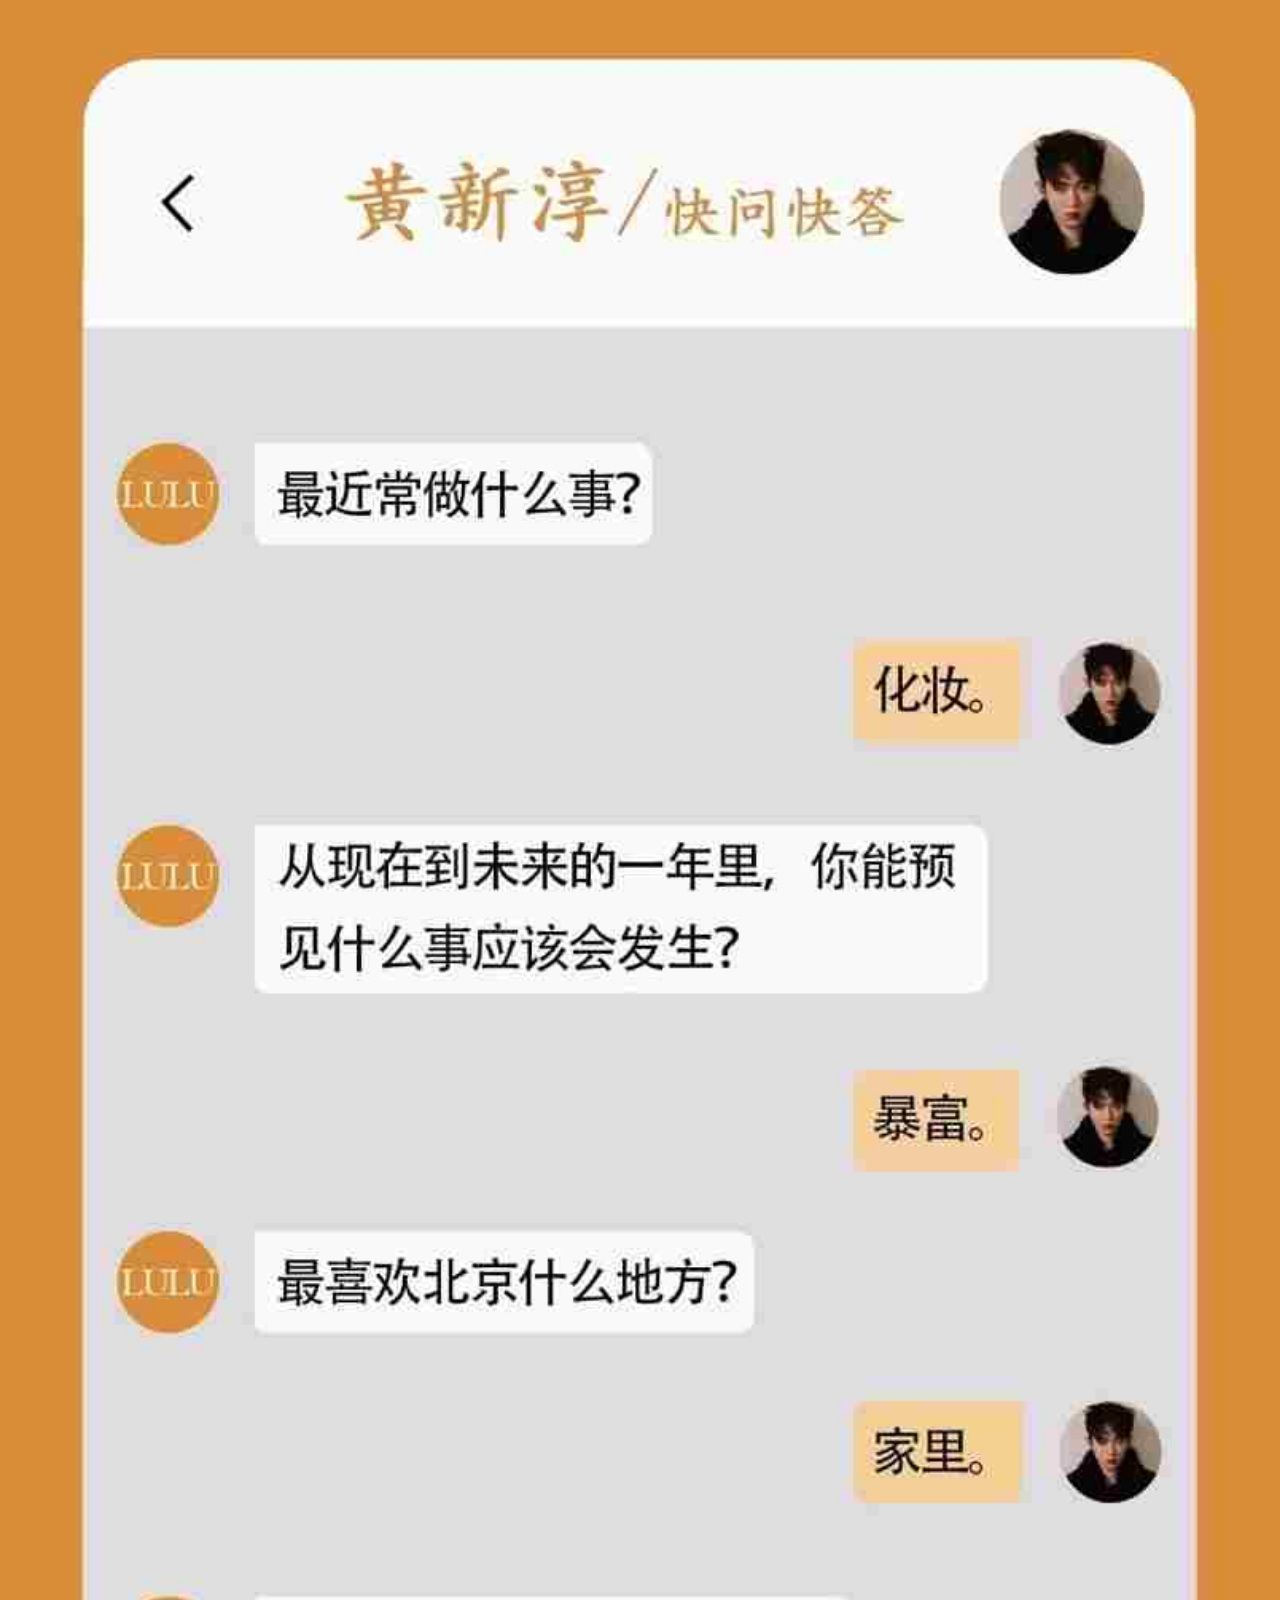
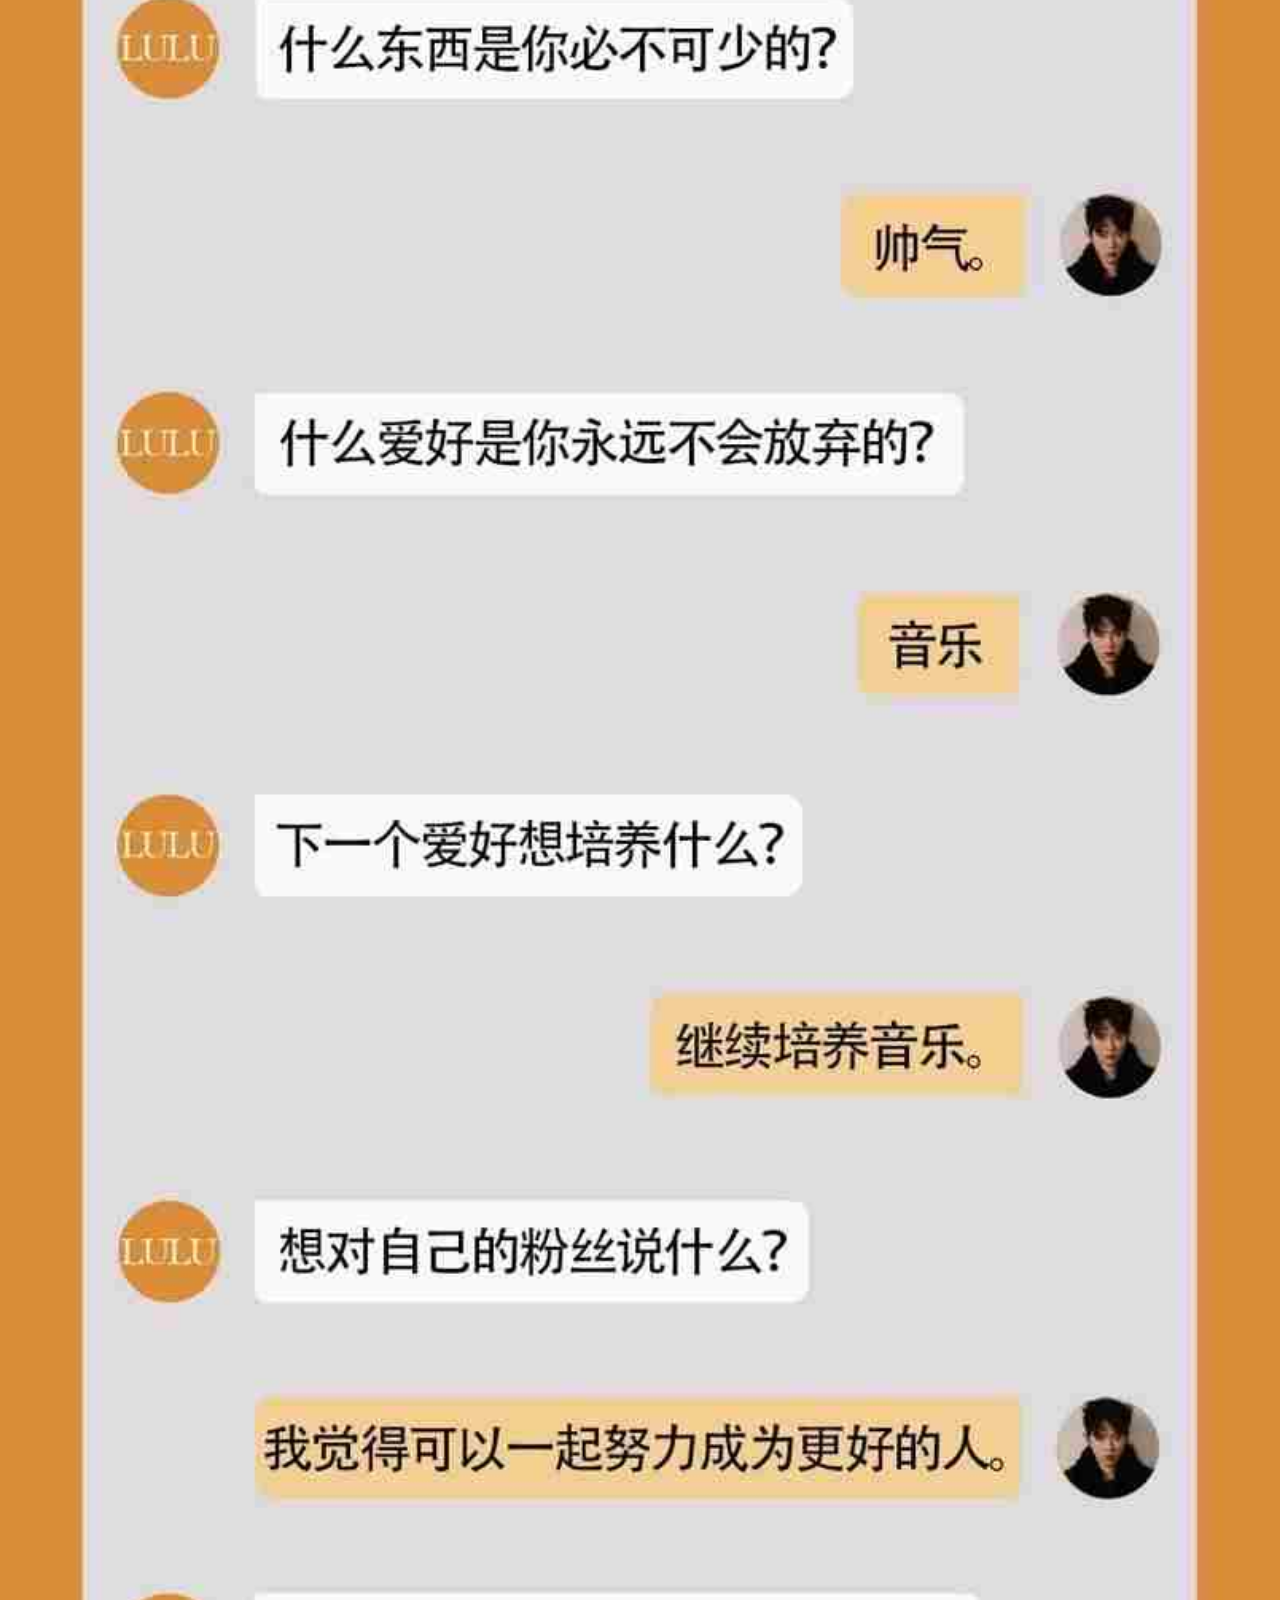
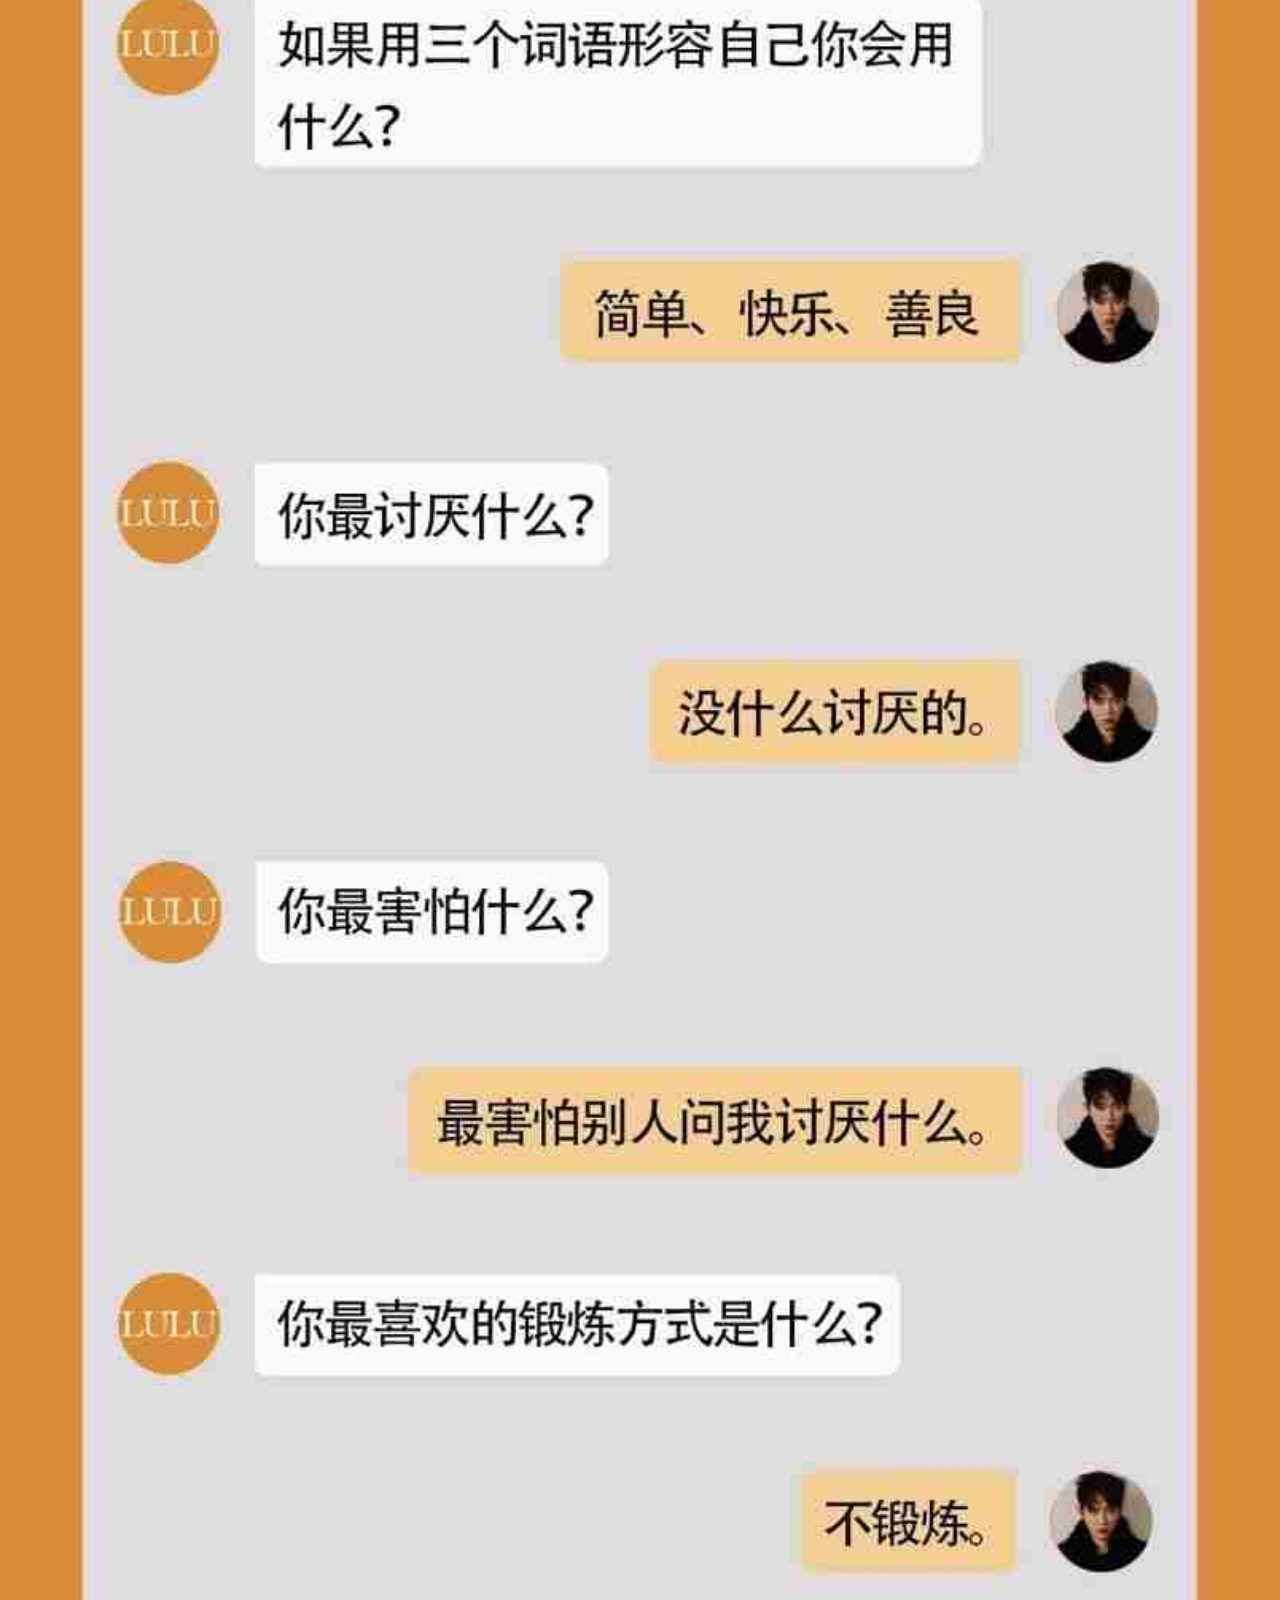
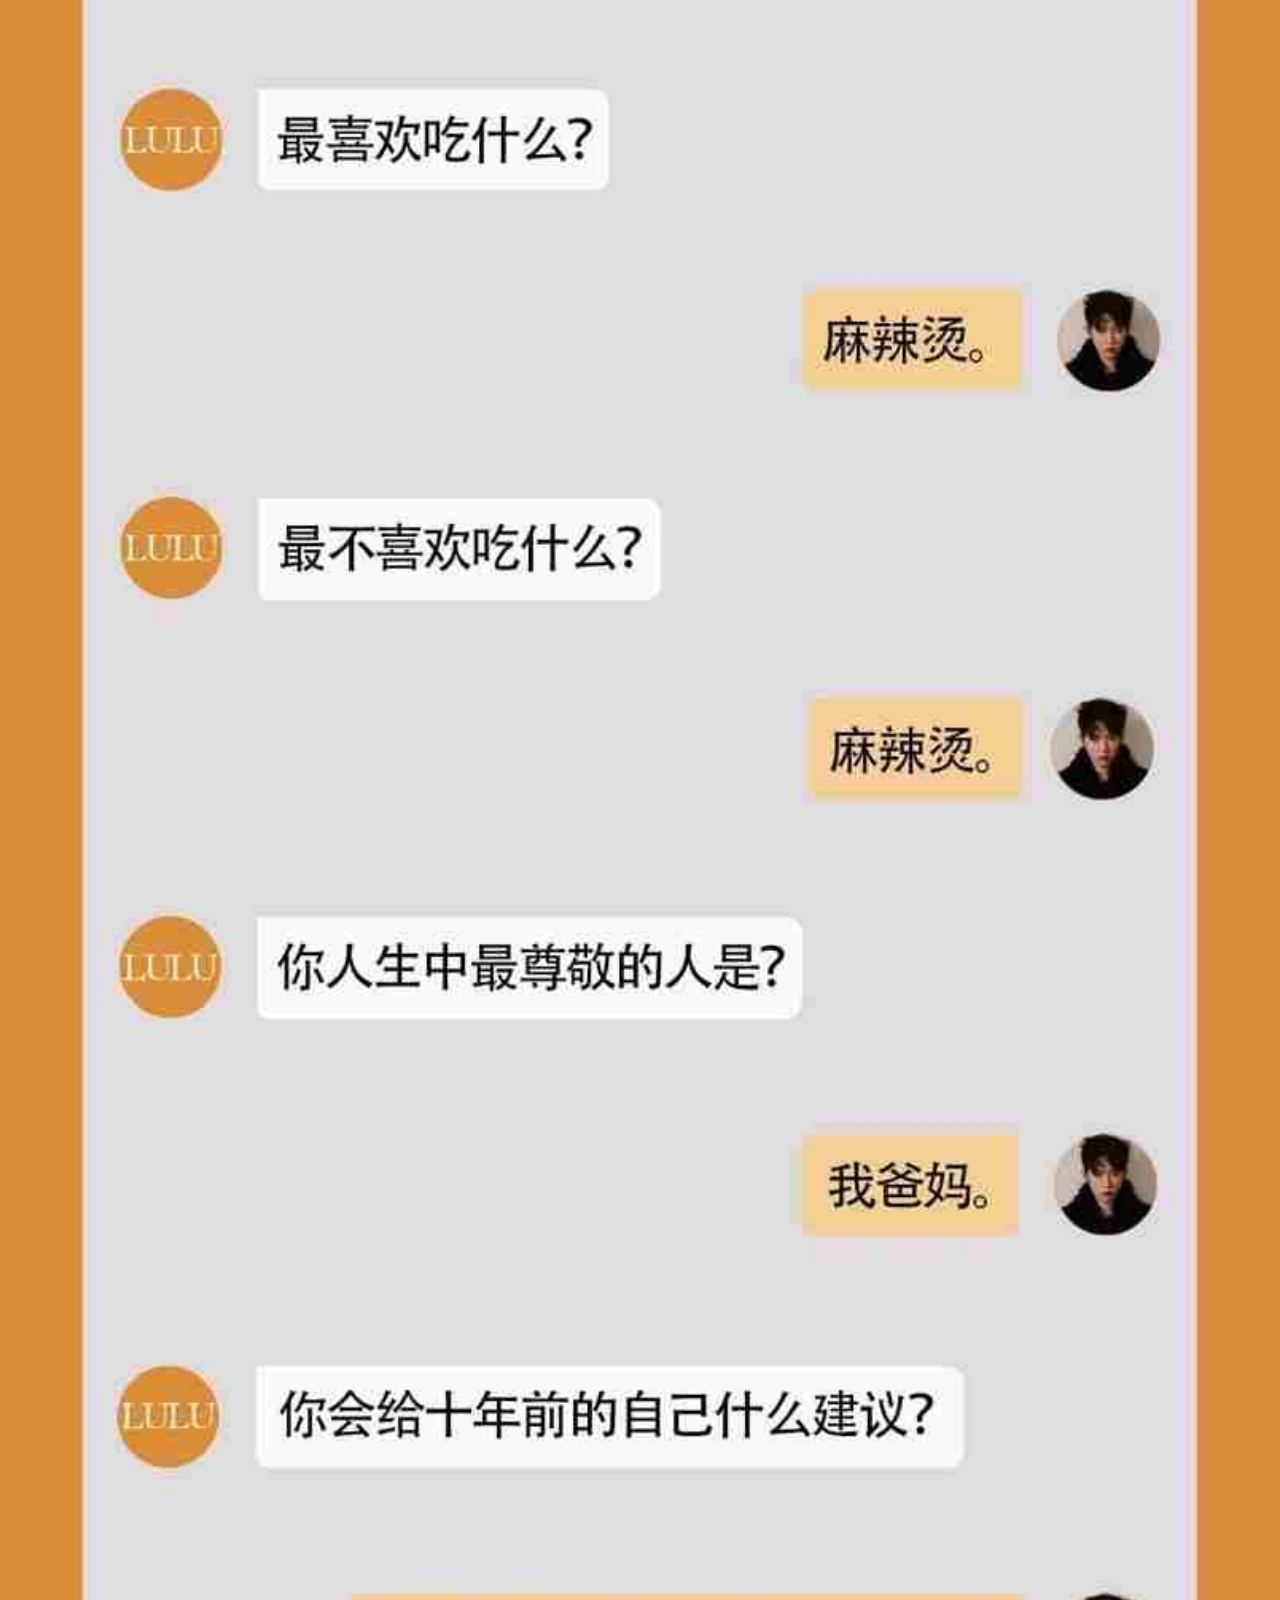
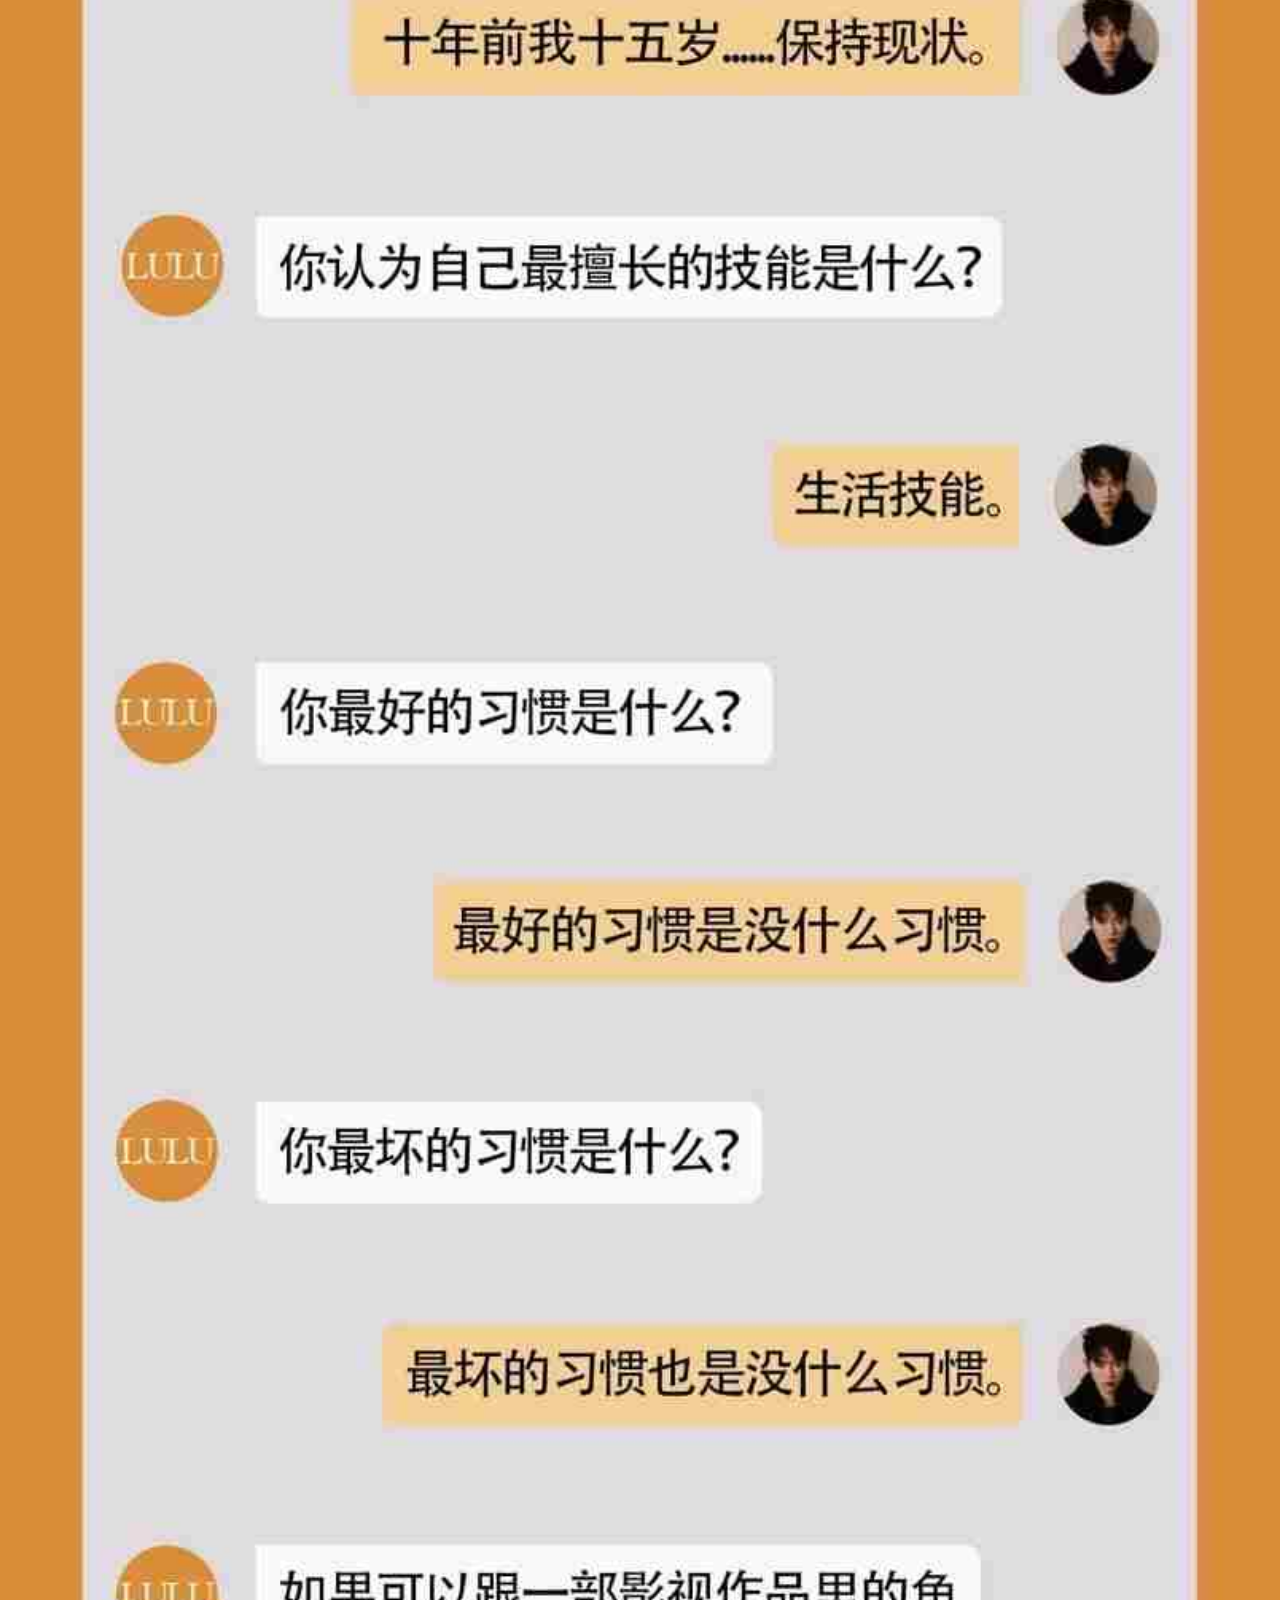
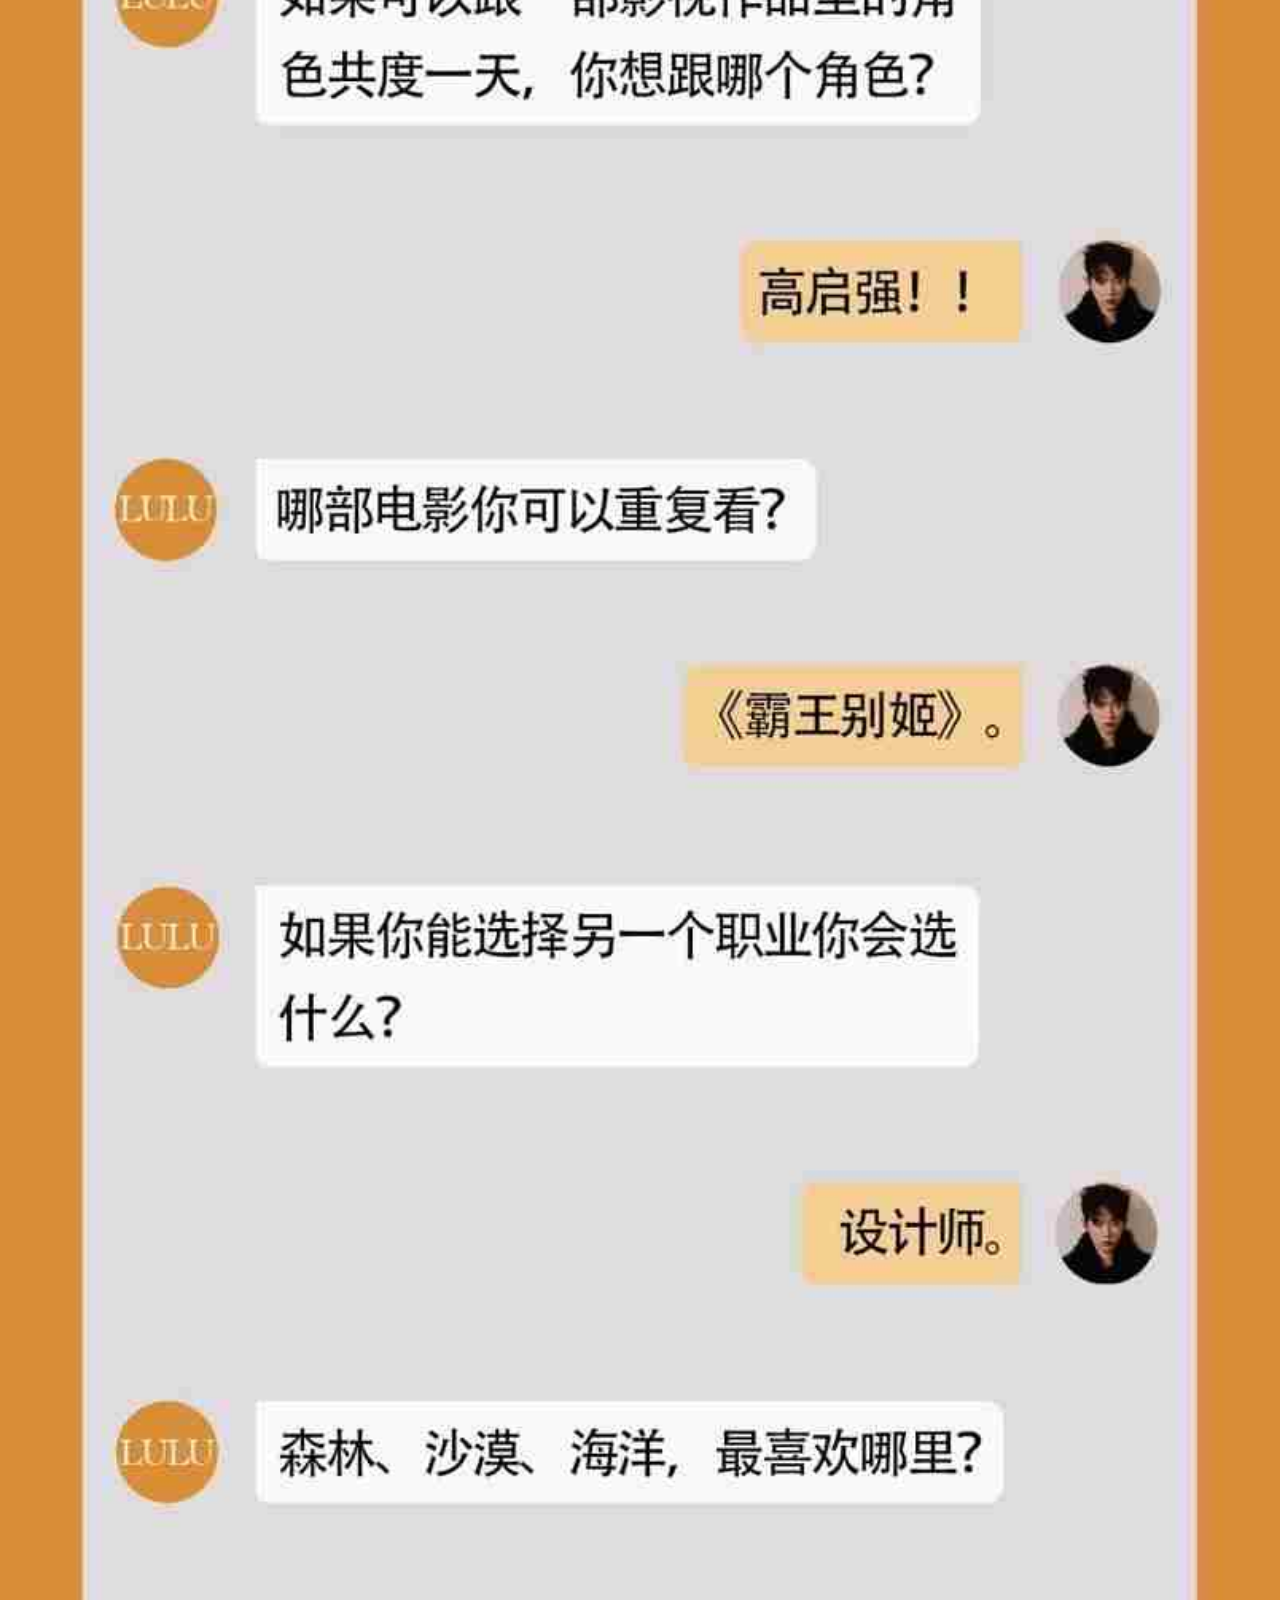
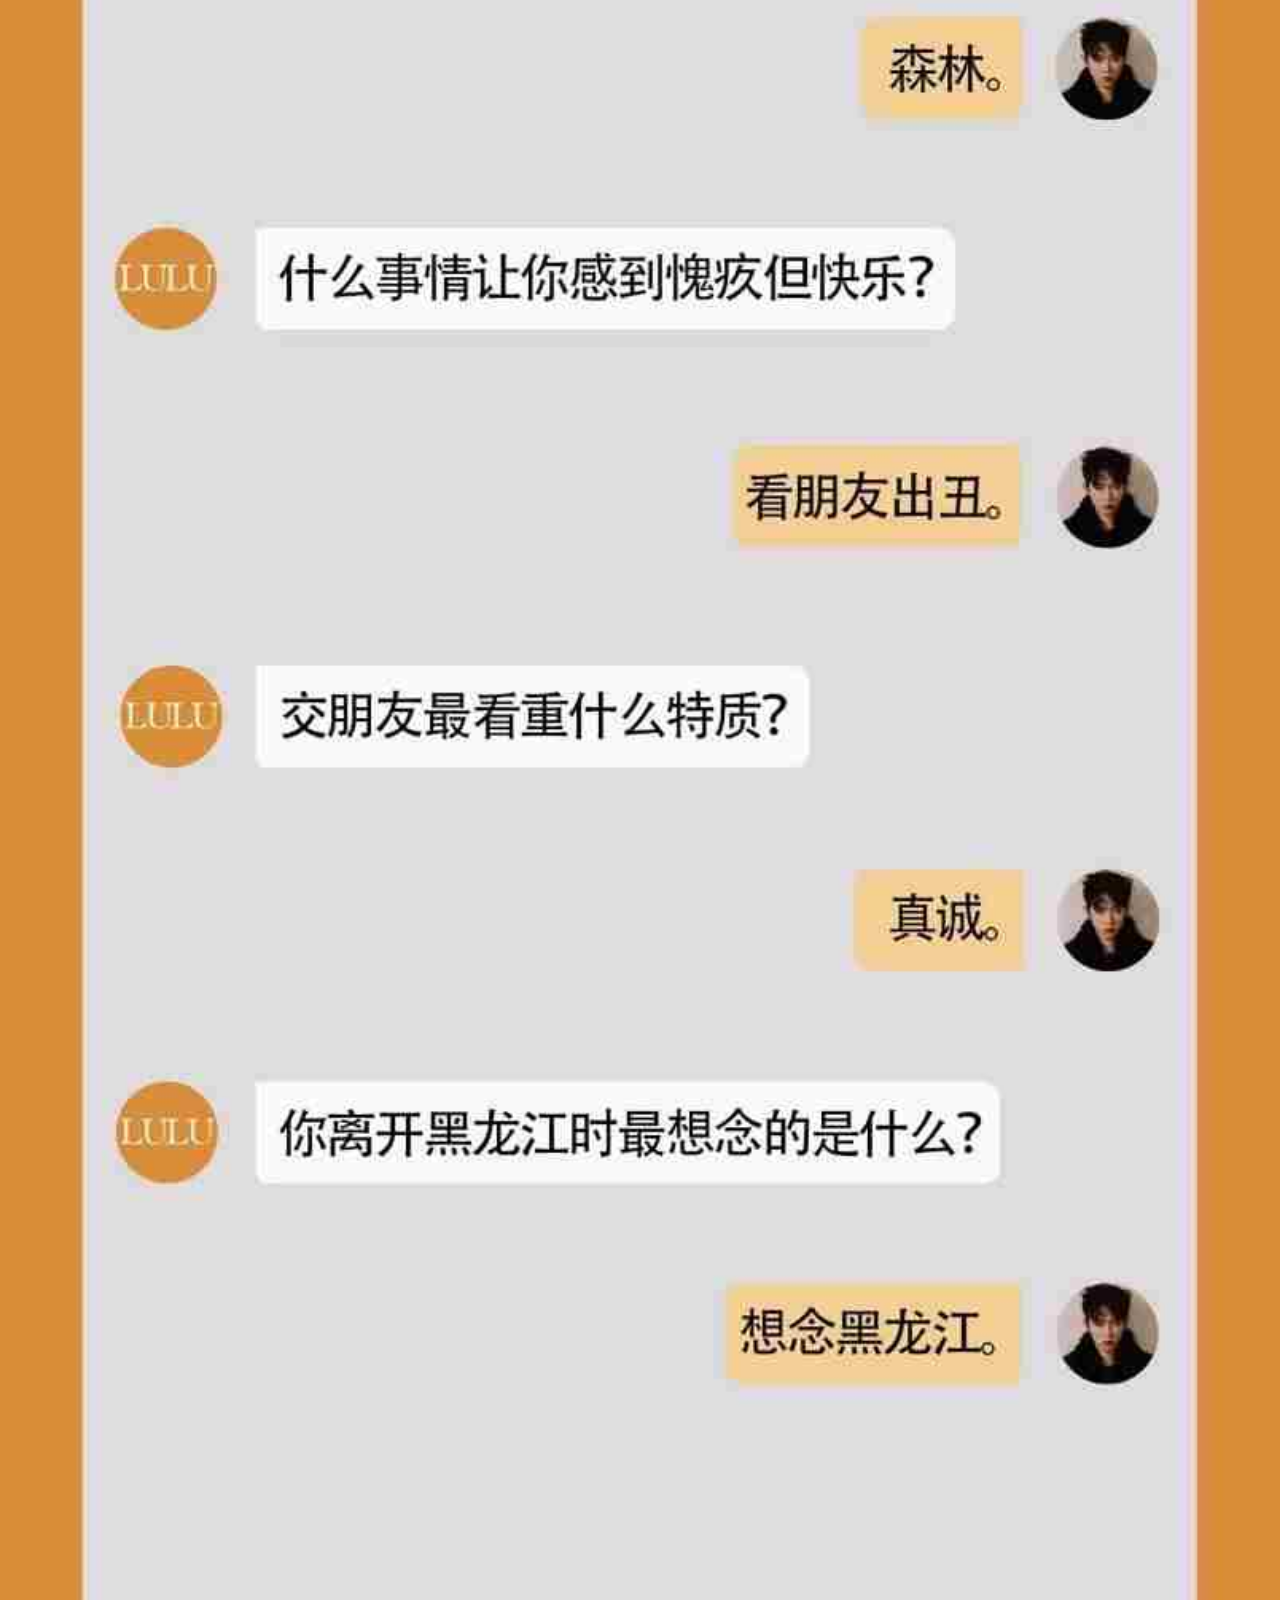
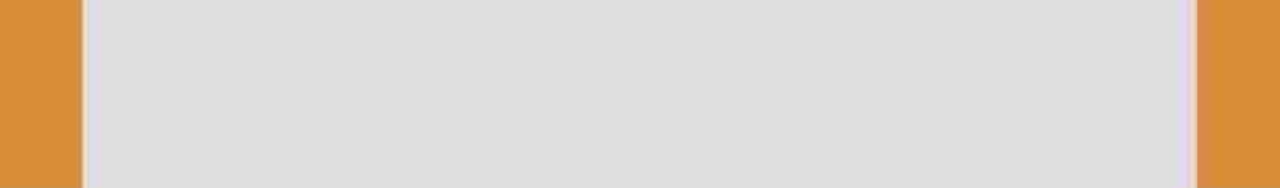
<file: 16-1.html>
<!DOCTYPE html>
<html>
	<head>
		<meta charset="utf-8">
		<title></title>
		<style>
			*{
				margin: 0;
				padding: 0;
			}
		</style>
	</head>
	<body>
		<a href="16-1.html"><img src="./img/16-1.JPG" width="100%"></a>
	</body>
</html>
</file>
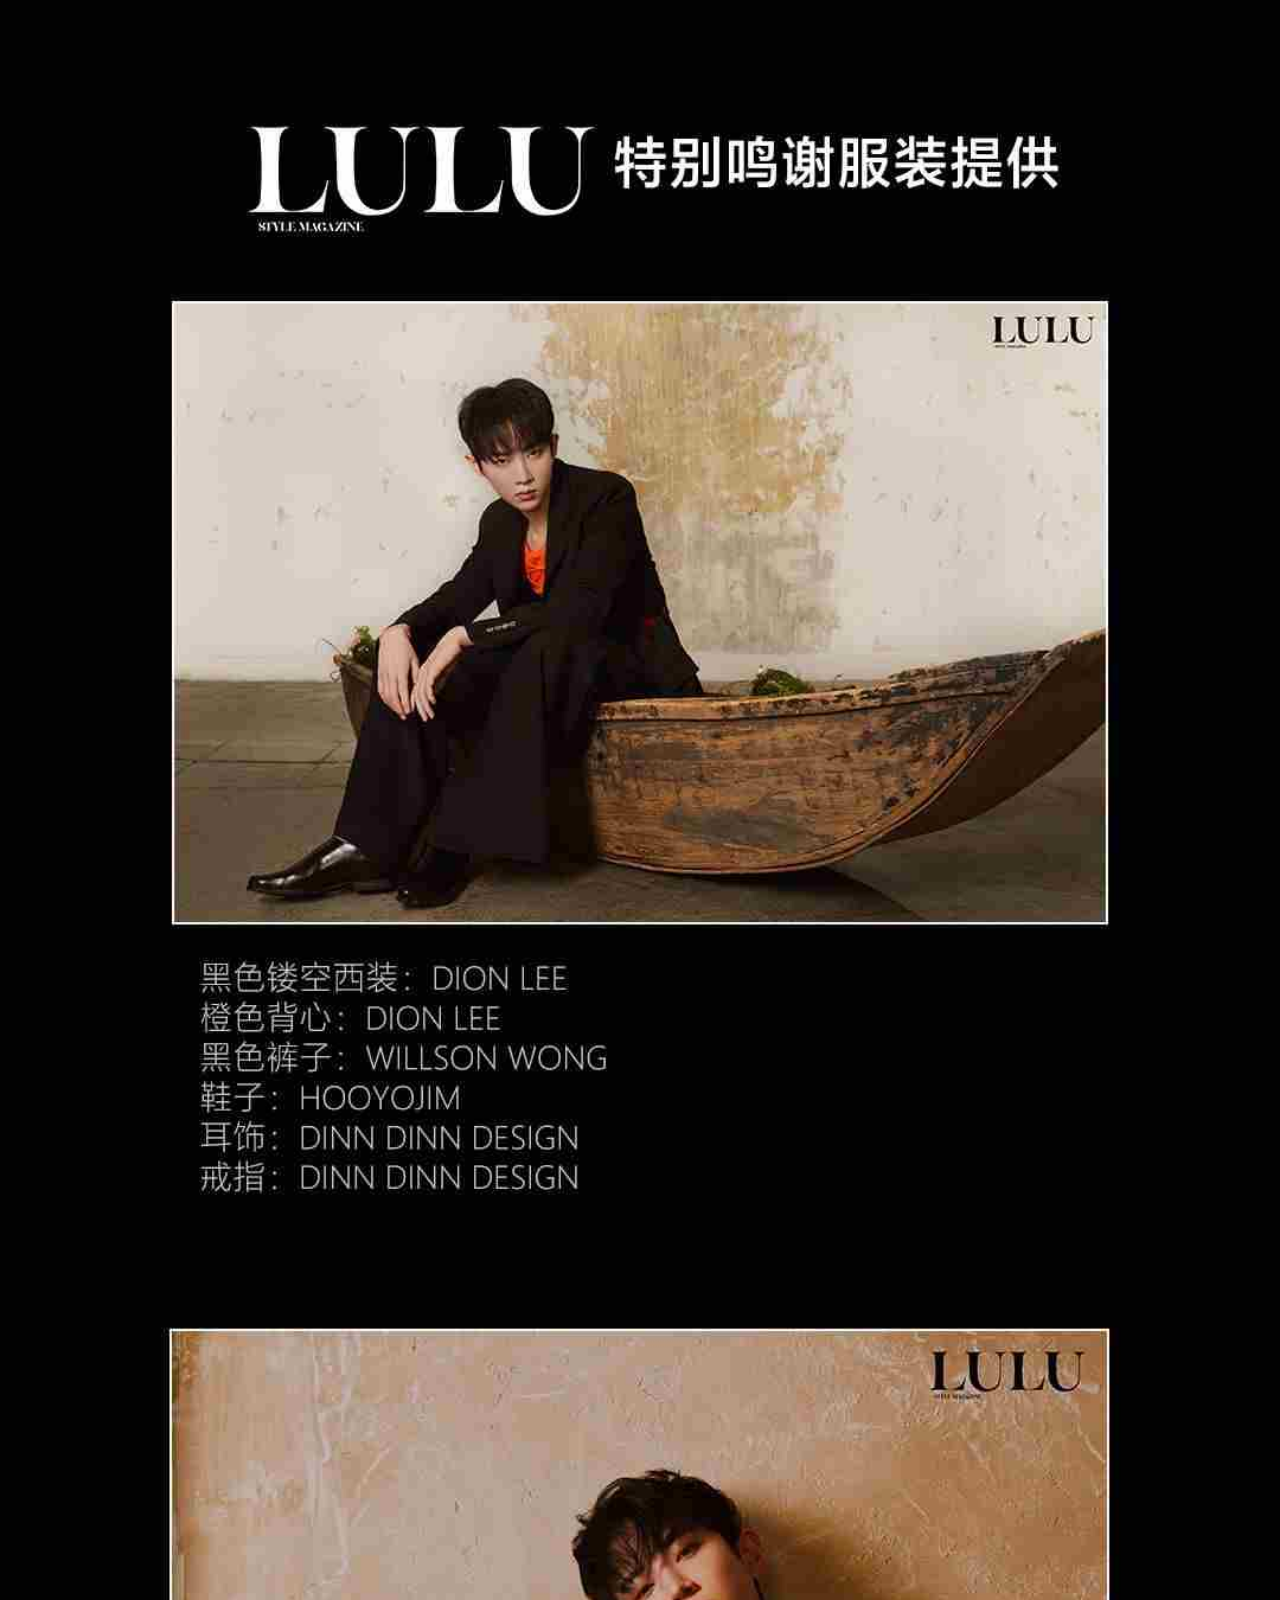
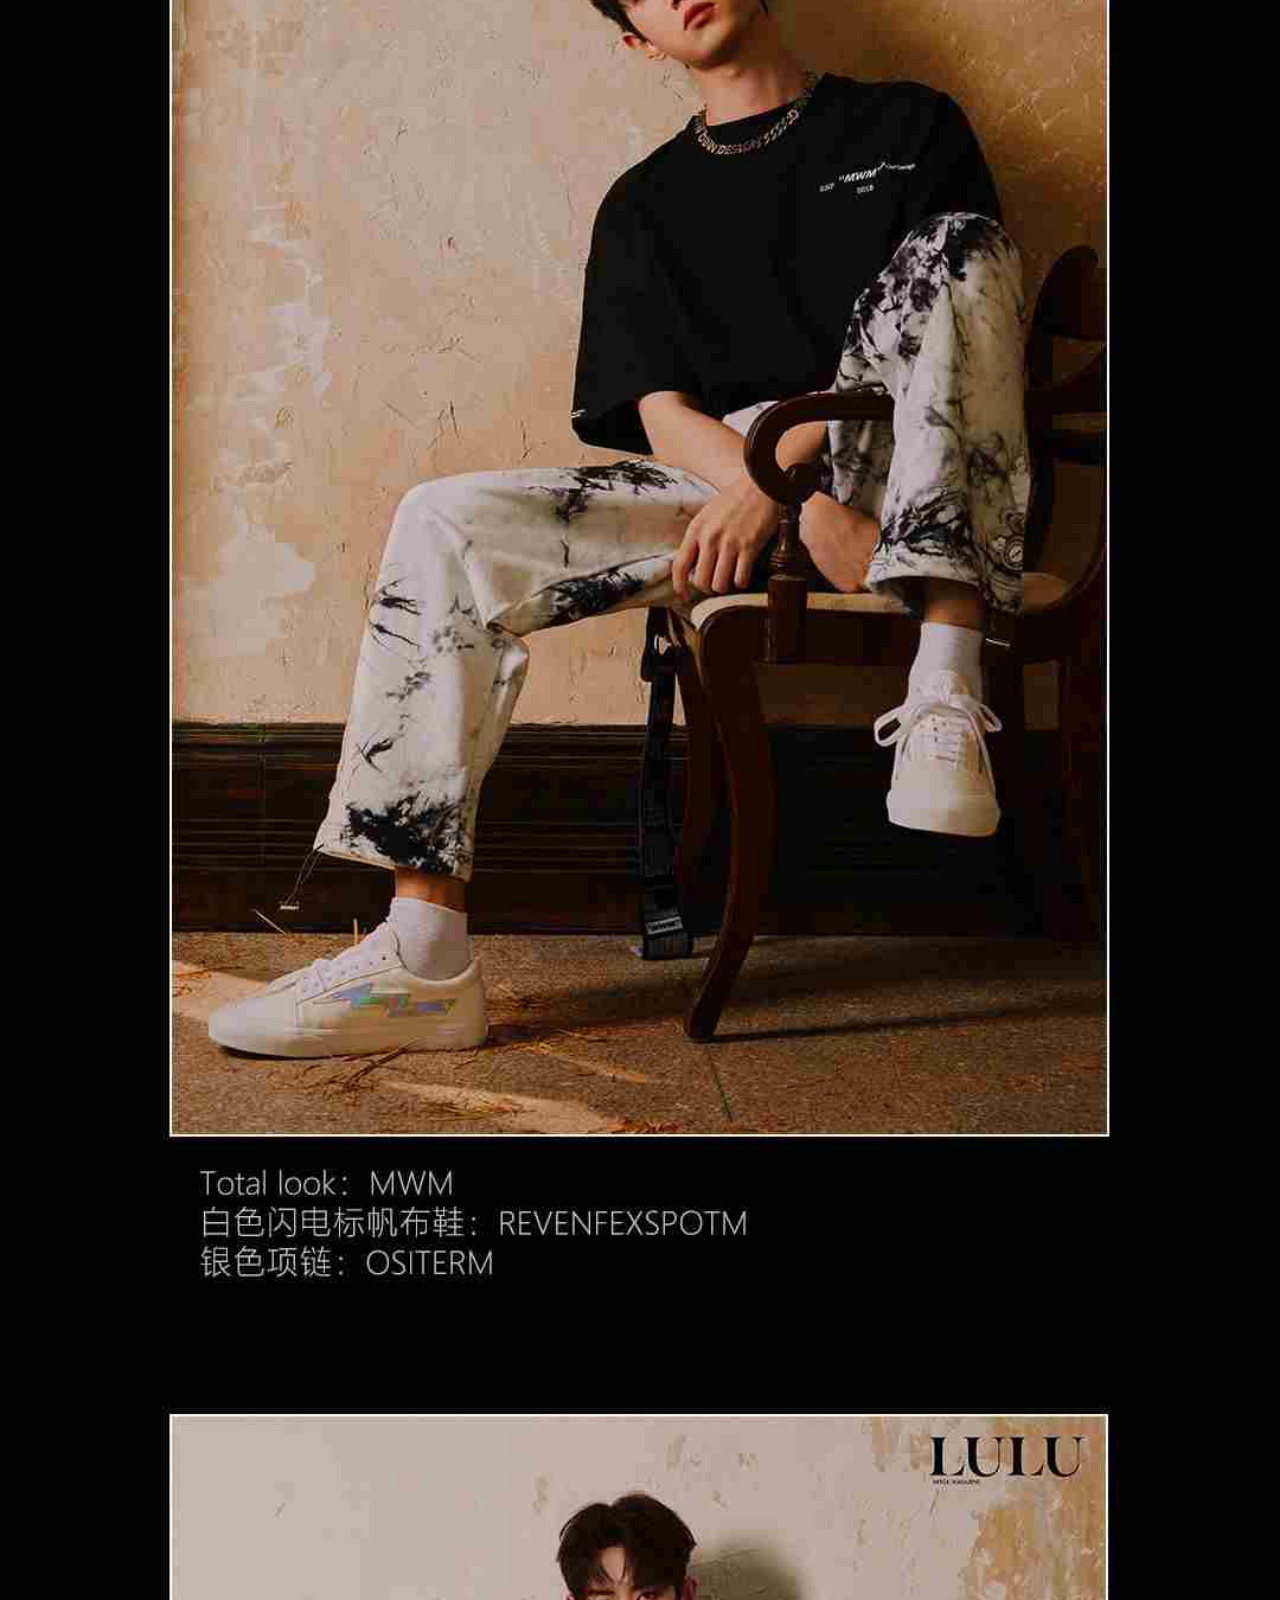
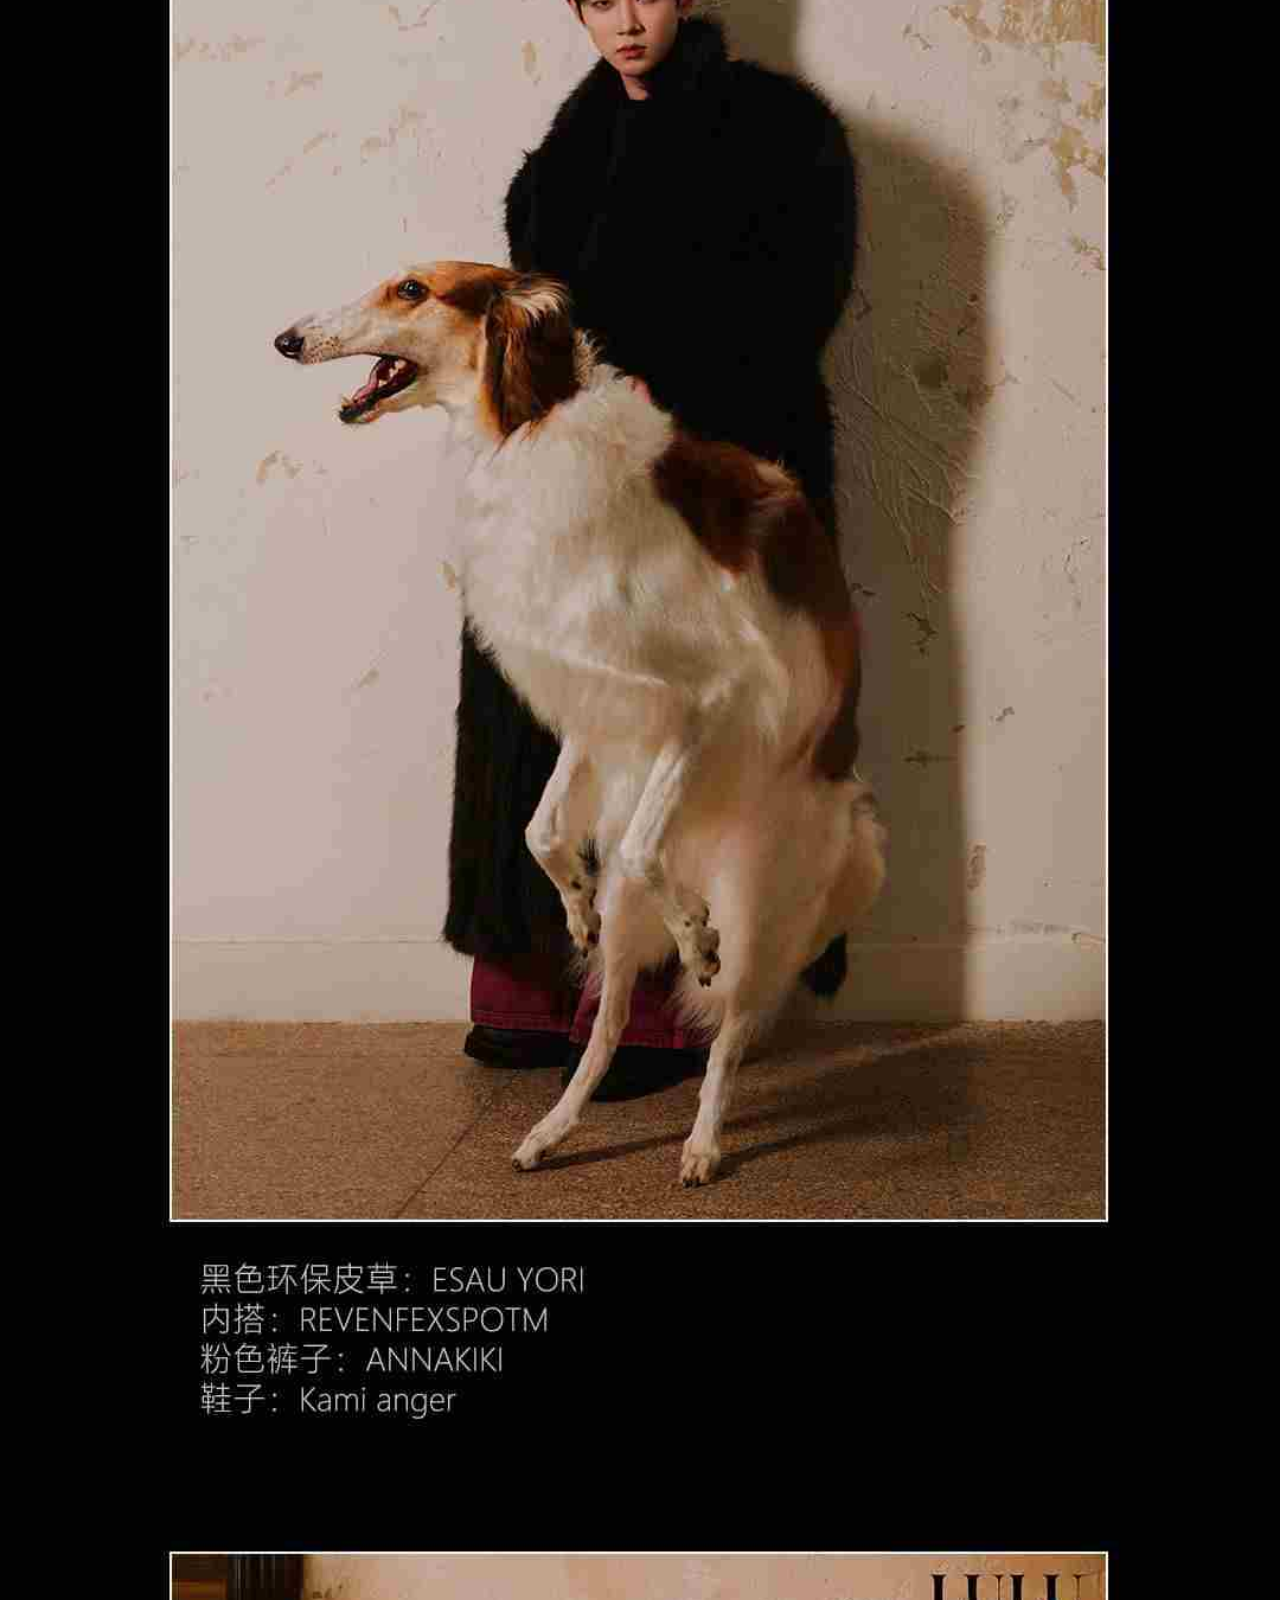
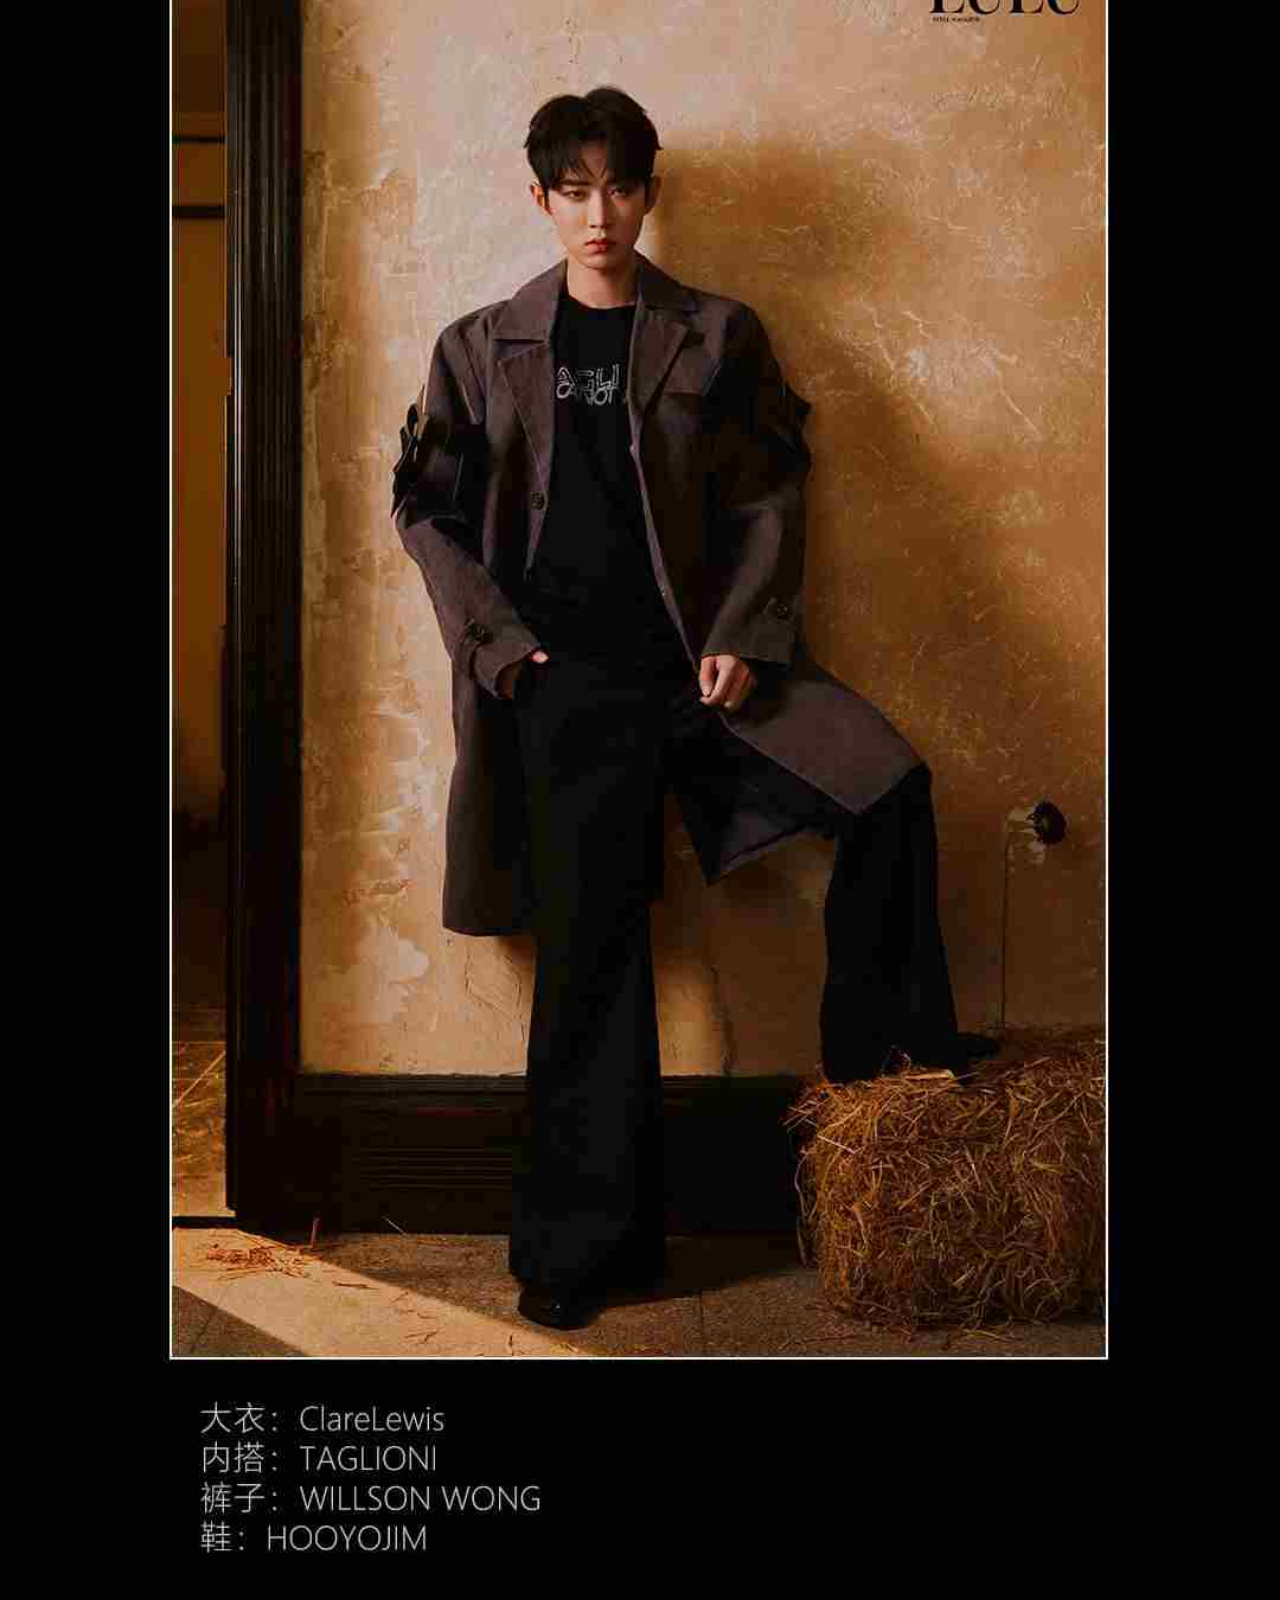
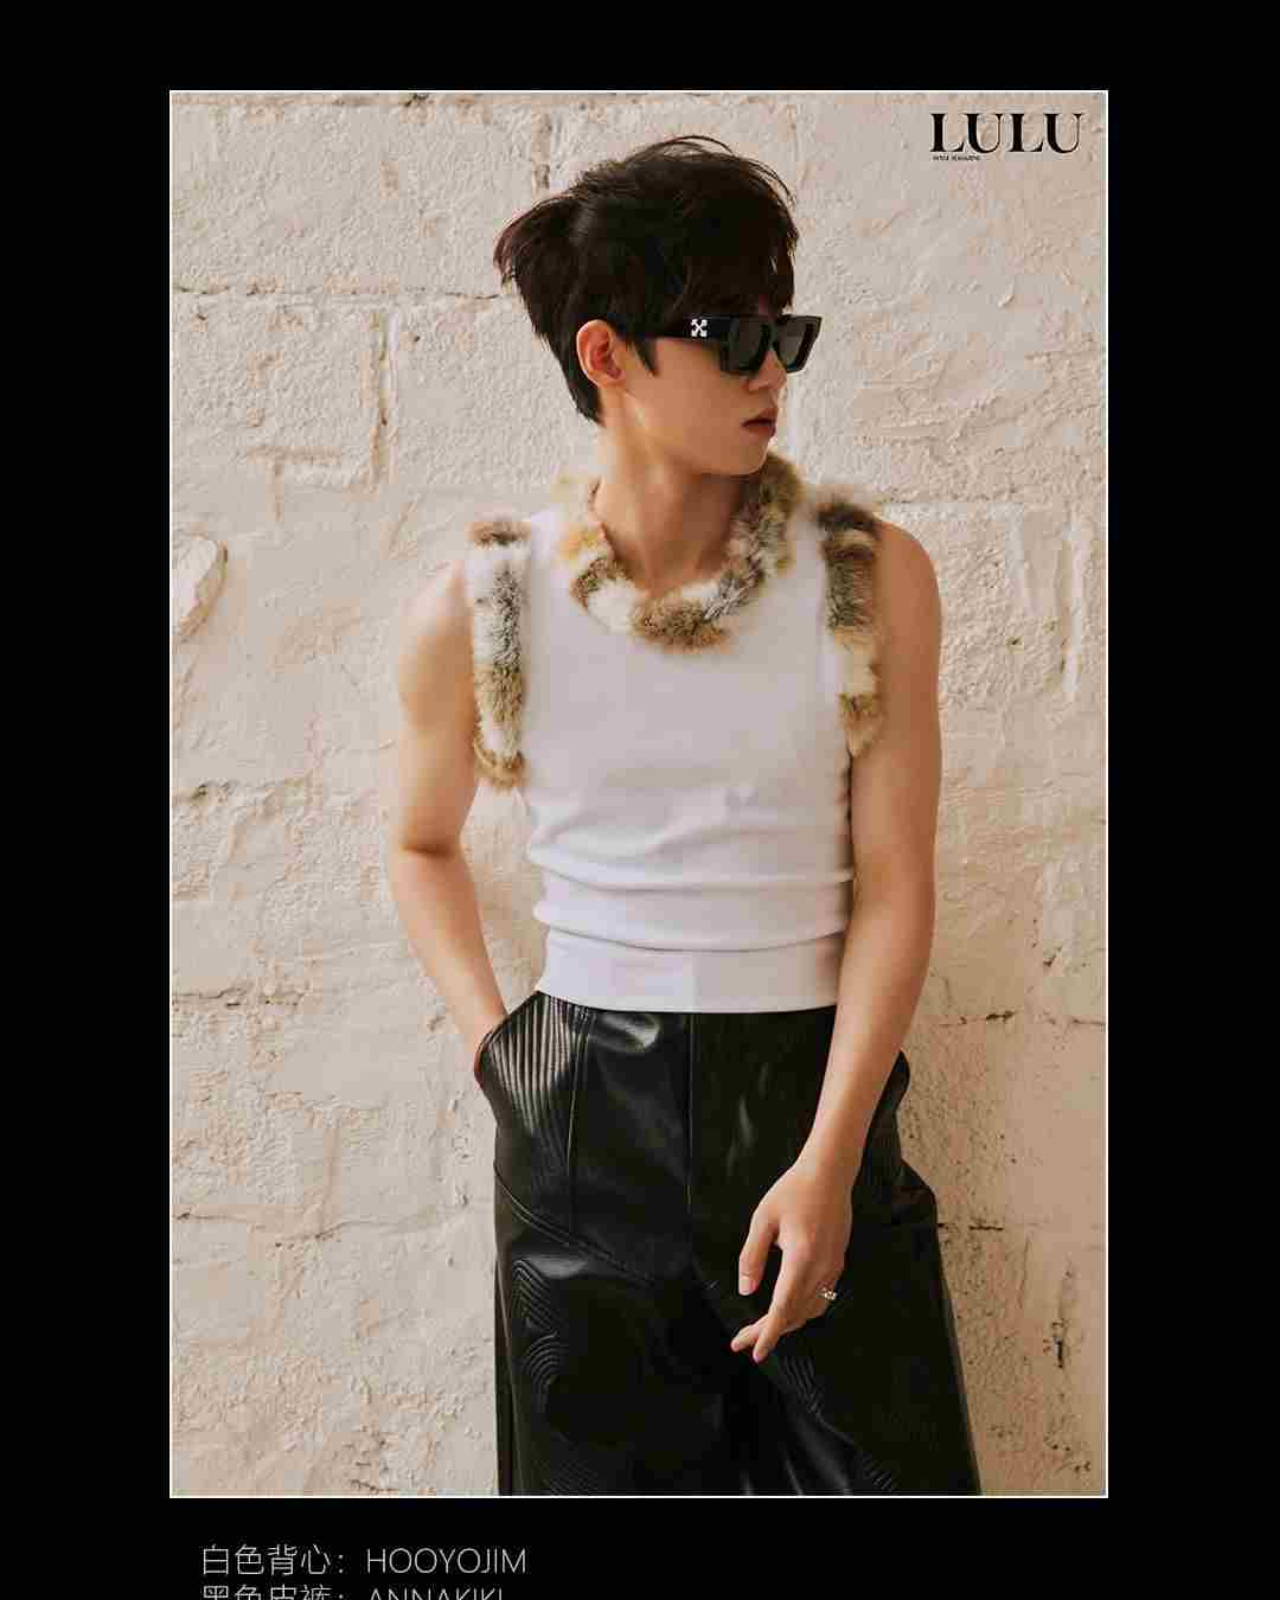
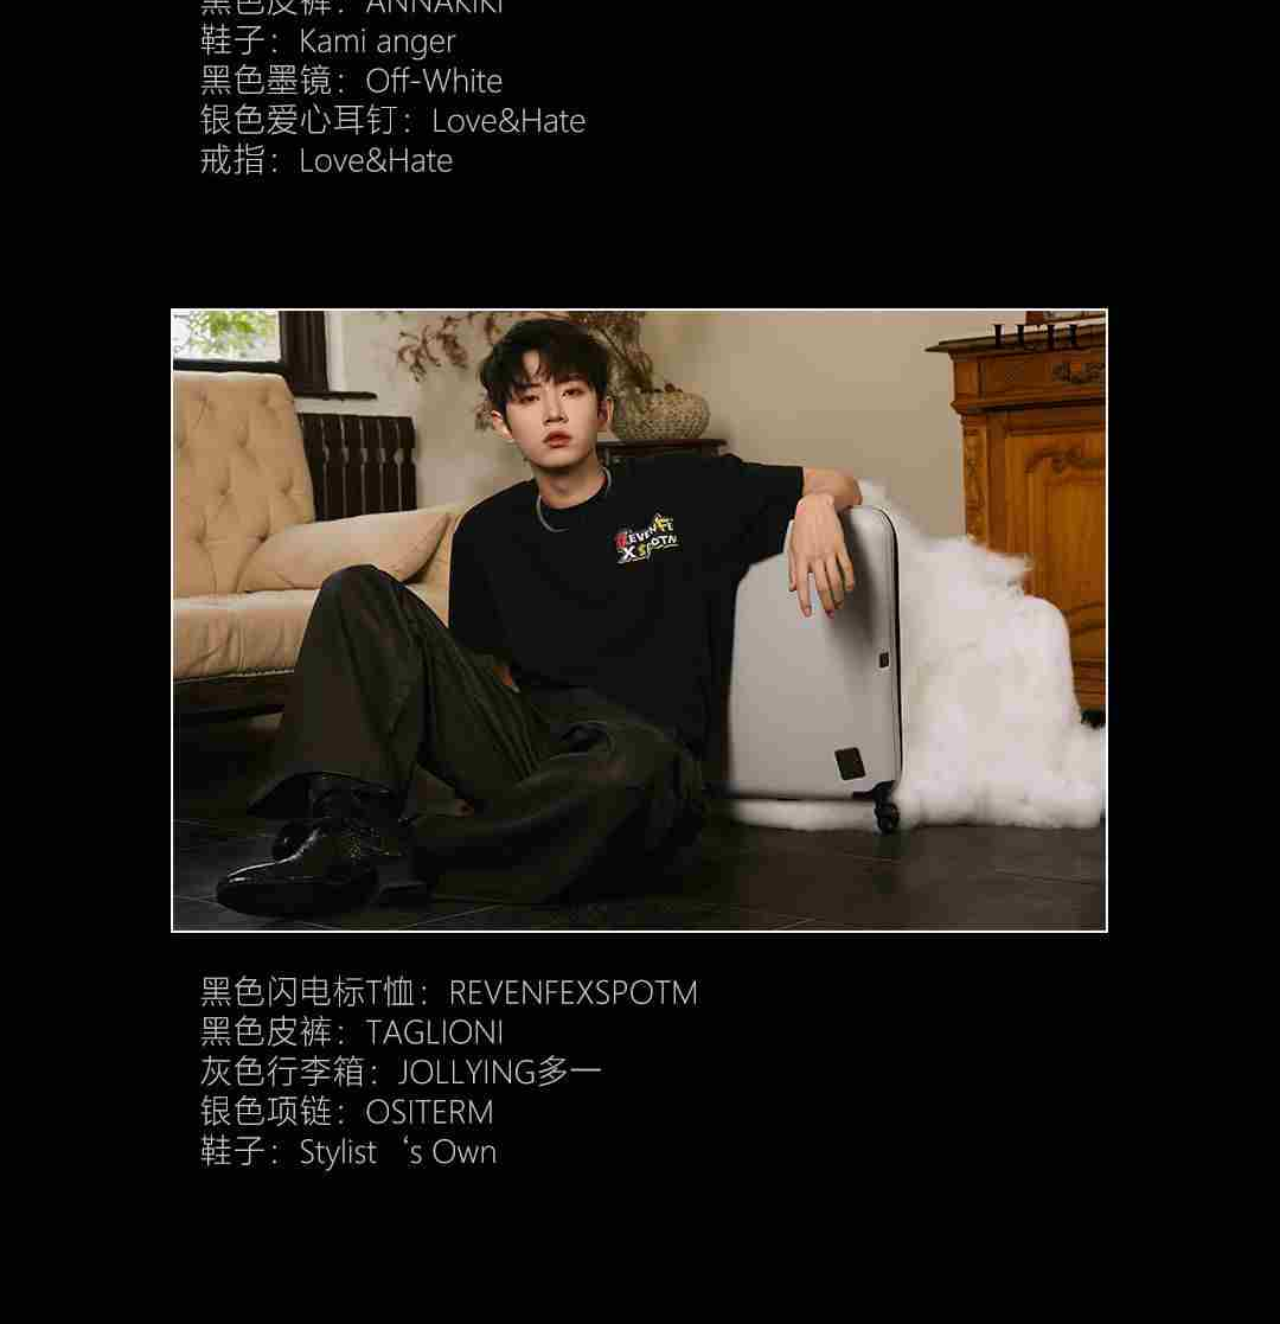
<file: 21.html>
<!DOCTYPE html>
<html>
	<head>
		<meta charset="utf-8">
		<title></title>
		<style>
			*{
				margin: 0;
				padding: 0;
			}
		</style>
	</head>
	<body>
		<a href="21.html"><img src="./img/21.JPG" width="100%"></a>
	</body>
</html>
</file>
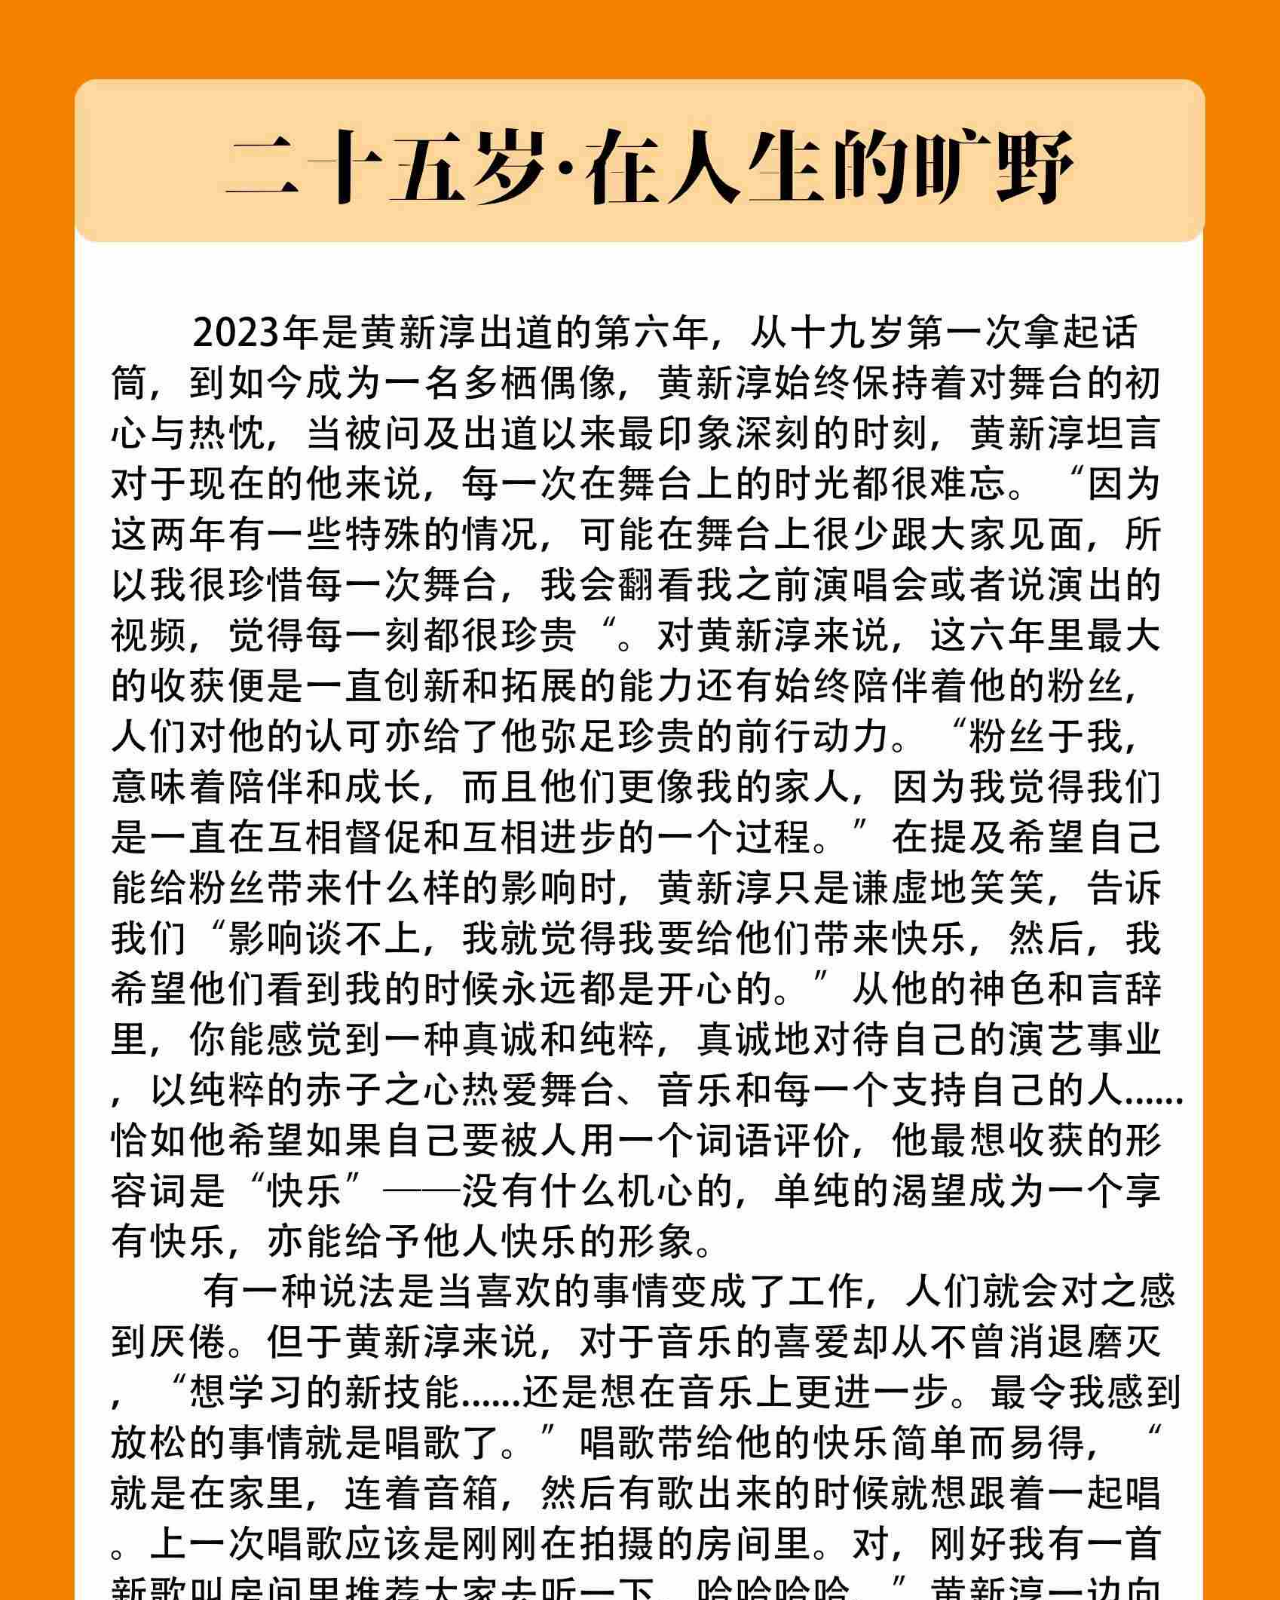
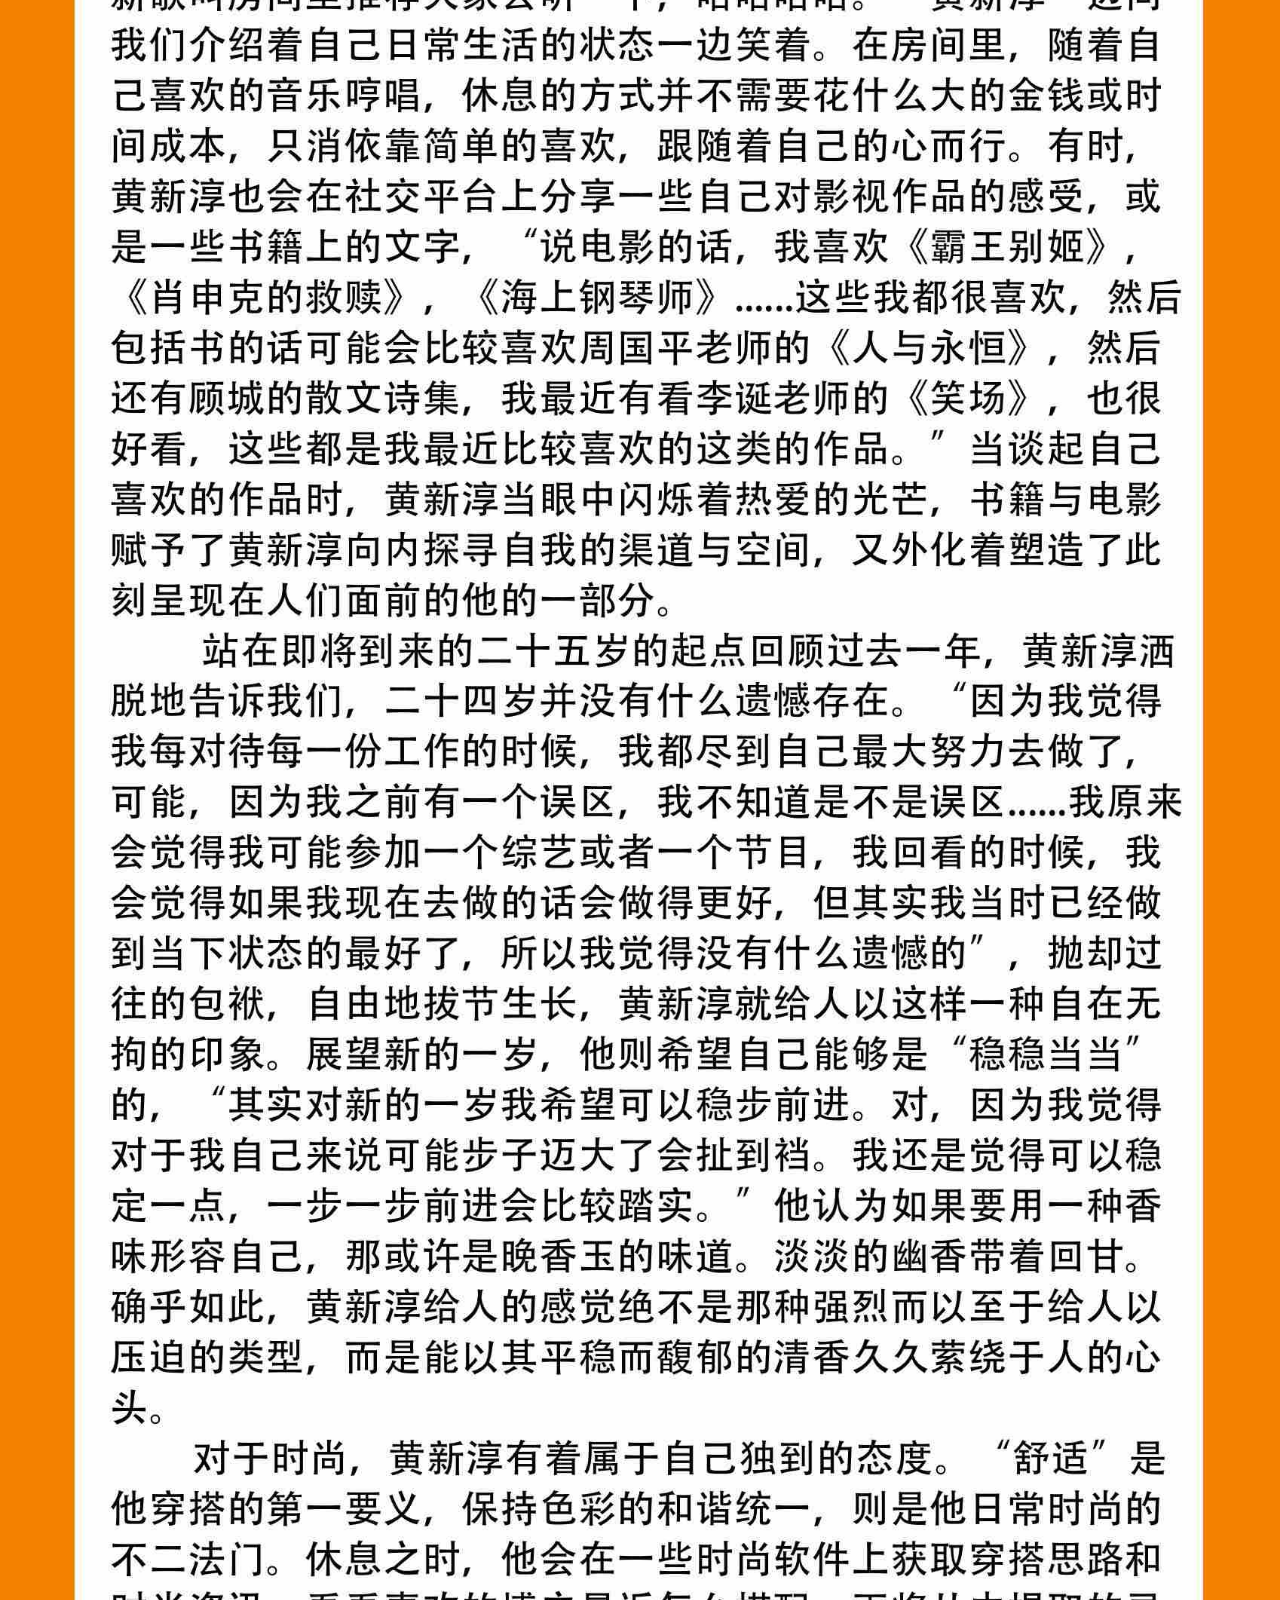
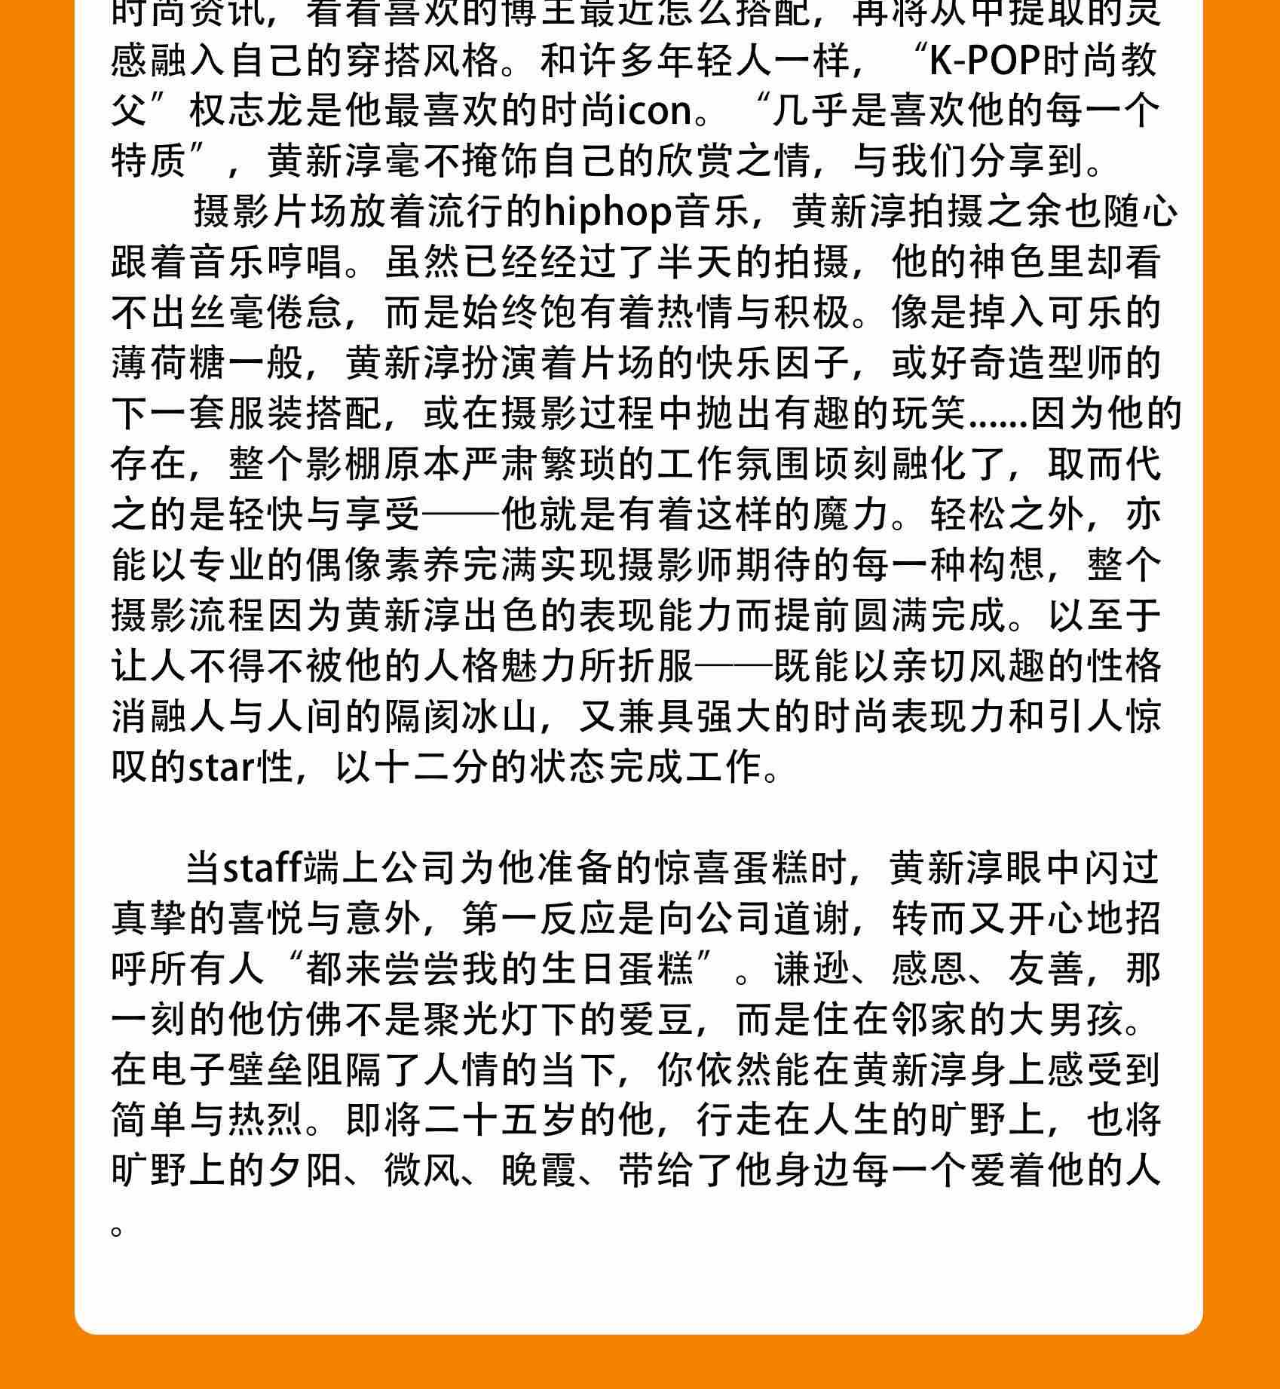
<file: 9-1.html>
<!DOCTYPE html>
<html>
	<head>
		<meta charset="utf-8">
		<title></title>
		<style>
			*{
				margin: 0;
				padding: 0;
			}
		</style>
	</head>
	<body>
		<a href="9-1.html"><img src="./img/9-1.JPG" style="width:100%;z-index:5;"  > </a>
	</body>
</html>
</file>
